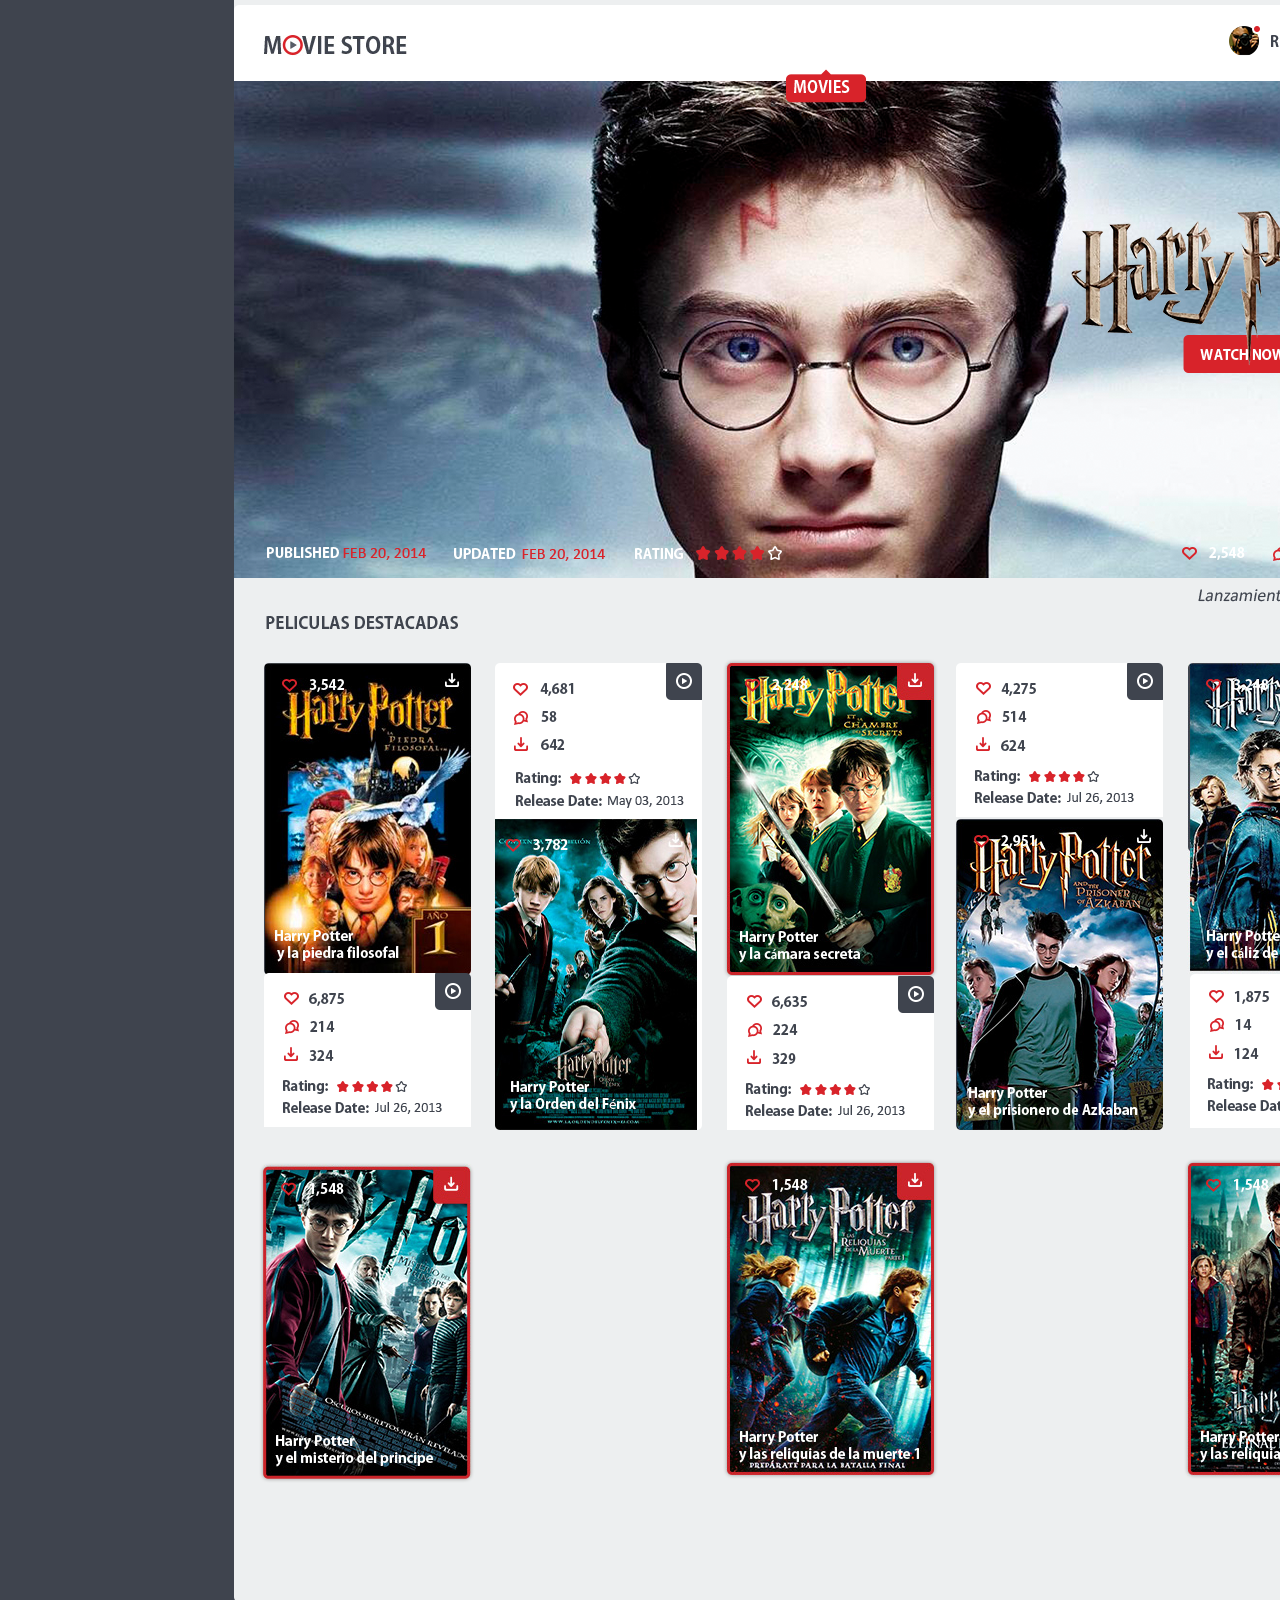
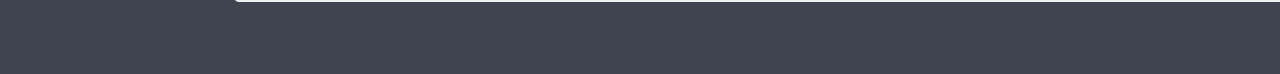
<file: index.html>
<html>
<head>
<link href="estilo.css" rel="stylesheet" type="text/css">
<script type="text/javascript">
function MM_swapImgRestore() { //v3.0
  var i,x,a=document.MM_sr; for(i=0;a&&i<a.length&&(x=a[i])&&x.oSrc;i++) x.src=x.oSrc;
}
function MM_preloadImages() { //v3.0
  var d=document; if(d.images){ if(!d.MM_p) d.MM_p=new Array();
    var i,j=d.MM_p.length,a=MM_preloadImages.arguments; for(i=0; i<a.length; i++)
    if (a[i].indexOf("#")!=0){ d.MM_p[j]=new Image; d.MM_p[j++].src=a[i];}}
}

function MM_findObj(n, d) { //v4.01
  var p,i,x;  if(!d) d=document; if((p=n.indexOf("?"))>0&&parent.frames.length) {
    d=parent.frames[n.substring(p+1)].document; n=n.substring(0,p);}
  if(!(x=d[n])&&d.all) x=d.all[n]; for (i=0;!x&&i<d.forms.length;i++) x=d.forms[i][n];
  for(i=0;!x&&d.layers&&i<d.layers.length;i++) x=MM_findObj(n,d.layers[i].document);
  if(!x && d.getElementById) x=d.getElementById(n); return x;
}

function MM_swapImage() { //v3.0
  var i,j=0,x,a=MM_swapImage.arguments; document.MM_sr=new Array; for(i=0;i<(a.length-2);i+=3)
   if ((x=MM_findObj(a[i]))!=null){document.MM_sr[j++]=x; if(!x.oSrc) x.oSrc=x.src; x.src=a[i+2];}
}
</script>
</head>
<body bgcolor="#FFFFFF" leftmargin="0" topmargin="0" marginwidth="0" marginheight="0" onLoad="MM_preloadImages('images/index_07a.jpg','images/index_11a.jpg','images/index_21a.jpg','images/index_13a.jpg','images/index_15a.jpg','images/index_18a.jpg','images/index_30a.jpg','images/index_28a.jpg','images/index_31a.jpg','images/index_03a.jpg')">
<!-- Save for Web Slices (movie_store.psd) -->
<table id="Tabla_01" width="1683" height="1674" border="0" cellpadding="0" cellspacing="0">
	<tr>
		<td colspan="14">
			<img src="images/index_01.png" width="1682" height="35" alt=""></td>
		<td>
			<img src="images/espacio.gif" width="1" height="35" alt=""></td>
	</tr>
	<tr>
		<td colspan="2" rowspan="2">
			<img src="images/index_02.png" width="264" height="47" alt=""></td>
		<td><a href="index.html" onMouseOut="MM_swapImgRestore()" onMouseOver="MM_swapImage('Image8','','images/index_03a.jpg',1)"><img src="images/index_03.jpg" alt="" width="207" height="21" id="Image8"></a><a href="index.html"></a></td>
		<td colspan="11" rowspan="2">
			<img src="images/index_04.png" width="1211" height="47" alt=""></td>
		<td>
			<img src="images/espacio.gif" width="1" height="21" alt=""></td>
	</tr>
	<tr>
		<td>
			<img src="images/index_05.png" width="207" height="26" alt=""></td>
		<td>
			<img src="images/espacio.gif" width="1" height="26" alt=""></td>
	</tr>
	<tr>
		<td rowspan="12">
			<img src="images/index_06.png" width="234" height="1592" alt=""></td>
		<td colspan="12">
			<a href="https://www.youtube.com/watch?v=9hXH0Ackz6w" target="new" onMouseOver="MM_swapImage('Image51','','images/index_07a.jpg',1)" onMouseOut="MM_swapImgRestore()"><img src="images/index_07.png" alt="" width="1194" height="496" id="Image51"></a></td>
		<td rowspan="12">
			<img src="images/index_08.png" width="254" height="1592" alt=""></td>
		<td>
			<img src="images/espacio.gif" width="1" height="496" alt=""></td>
	</tr>
	<tr>
		<td colspan="12">
			<img src="images/index_09.png" width="1194" height="84" alt=""></td>
		<td>
			<img src="images/espacio.gif" width="1" height="84" alt=""></td>
	</tr>
	<tr>
		<td rowspan="10">
			<img src="images/index_10.png" width="30" height="1012" alt=""></td>
		<td rowspan="3"><a href="pelicula1.html" onMouseOut="MM_swapImgRestore()" onMouseOver="MM_swapImage('Image49','','images/index_11a.jpg',1)"><img src="images/index_11.jpg" alt="" width="207" height="311" id="Image49"></a><a href="pelicula1.html"></a><a href="pelicula1.html" onMouseOut="MM_swapImgRestore()" onMouseOver="MM_swapImage('Image49','','images/index_11a.jpg',1)"></a></td>
		<td colspan="3" rowspan="2">
			<img src="images/index_12.png" width="255" height="158" alt=""></td>
		<td colspan="2" rowspan="3"><a href="pelicula2.html" onMouseOut="MM_swapImgRestore()" onMouseOver="MM_swapImage('Image2','','images/index_13a.jpg',1)"><img src="images/index_13.jpg" alt="" width="208" height="311" id="Image2"></a></td>
		<td colspan="3">
			<img src="images/index_14.png" width="253" height="157" alt=""></td>
		<td rowspan="4"><a href="pelicula5.html" onMouseOut="MM_swapImgRestore()" onMouseOver="MM_swapImage('Image3','','images/index_15a.jpg',1)"><img src="images/index_15.jpg" alt="" width="208" height="312" id="Image3"></a></td>
		<td rowspan="10">
			<img src="images/index_16.png" width="33" height="1012" alt=""></td>
		<td>
			<img src="images/espacio.gif" width="1" height="157" alt=""></td>
	</tr>
	<tr>
		<td rowspan="9">
			<img src="images/index_17.png" width="22" height="855" alt=""></td>
		<td rowspan="4"><a href="pelicula4.html" onMouseOut="MM_swapImgRestore()" onMouseOver="MM_swapImage('Image4','','images/index_18a.jpg',1)"><img src="images/index_18.jpg" alt="" width="207" height="311" id="Image4"></a></td>
		<td rowspan="9">
			<img src="images/index_19.png" width="24" height="855" alt=""></td>
		<td>
			<img src="images/espacio.gif" width="1" height="1" alt=""></td>
	</tr>
	<tr>
		<td rowspan="8">
			<img src="images/index_20.png" width="23" height="854" alt=""></td>
		<td rowspan="3"><a href="pelicula3.html" onMouseOut="MM_swapImgRestore()" onMouseOver="MM_swapImage('Image','','images/index_21a.jpg',1)"><img src="images/index_21.jpg" alt="" width="203" height="310" id="Image"></a></td>
		<td rowspan="8">
			<img src="images/index_22.png" width="29" height="854" alt=""></td>
		<td>
			<img src="images/espacio.gif" width="1" height="153" alt=""></td>
	</tr>
	<tr>
		<td rowspan="4">
			<img src="images/index_23.png" width="207" height="191" alt=""></td>
		<td colspan="2" rowspan="3">
			<img src="images/index_24.png" width="208" height="190" alt=""></td>
		<td>
			<img src="images/espacio.gif" width="1" height="1" alt=""></td>
	</tr>
	<tr>
		<td rowspan="3">
			<img src="images/index_25.png" width="208" height="190" alt=""></td>
		<td>
			<img src="images/espacio.gif" width="1" height="156" alt=""></td>
	</tr>
	<tr>
		<td rowspan="5">
			<img src="images/index_26.png" width="203" height="544" alt=""></td>
		<td rowspan="5">
			<img src="images/index_27.png" width="207" height="544" alt=""></td>
		<td>
			<img src="images/espacio.gif" width="1" height="33" alt=""></td>
	</tr>
	<tr>
		<td rowspan="2"><a href="pelicula7.html" onMouseOut="MM_swapImgRestore()" onMouseOver="MM_swapImage('Image6','','images/index_28a.jpg',1)"><img src="images/index_28.jpg" alt="" width="207" height="312" id="Image6"></a></td>
		<td rowspan="4">
			<img src="images/index_29.png" width="1" height="511" alt=""></td>
		<td>
			<img src="images/espacio.gif" width="1" height="1" alt=""></td>
	</tr>
	<tr>
		<td rowspan="2"><a href="pelicula6.html" onMouseOut="MM_swapImgRestore()" onMouseOver="MM_swapImage('Image5','','images/index_30a.jpg',1)"><img src="images/index_30.jpg" alt="" width="207" height="312" id="Image5"></a></td>
		<td rowspan="2"><a href="pelicula8.html" onMouseOut="MM_swapImgRestore()" onMouseOver="MM_swapImage('Image7','','images/index_31a.jpg',1)"><img src="images/index_31.jpg" alt="" width="208" height="312" id="Image7"></a></td>
		<td>
			<img src="images/espacio.gif" width="1" height="311" alt=""></td>
	</tr>
	<tr>
		<td rowspan="2">
			<img src="images/index_32.png" width="207" height="199" alt=""></td>
		<td>
			<img src="images/espacio.gif" width="1" height="1" alt=""></td>
	</tr>
	<tr>
		<td>
			<img src="images/index_33.png" width="207" height="198" alt=""></td>
		<td>
			<img src="images/index_34.png" width="208" height="198" alt=""></td>
		<td>
			<img src="images/espacio.gif" width="1" height="198" alt=""></td>
	</tr>
</table>
<a href="#" onMouseOut="MM_swapImgRestore()" onMouseOver="MM_swapImage('Image50','','images/index_07a.jpg',1)"></a>
<!-- End Save for Web Slices -->
</body>
</html>
</file>
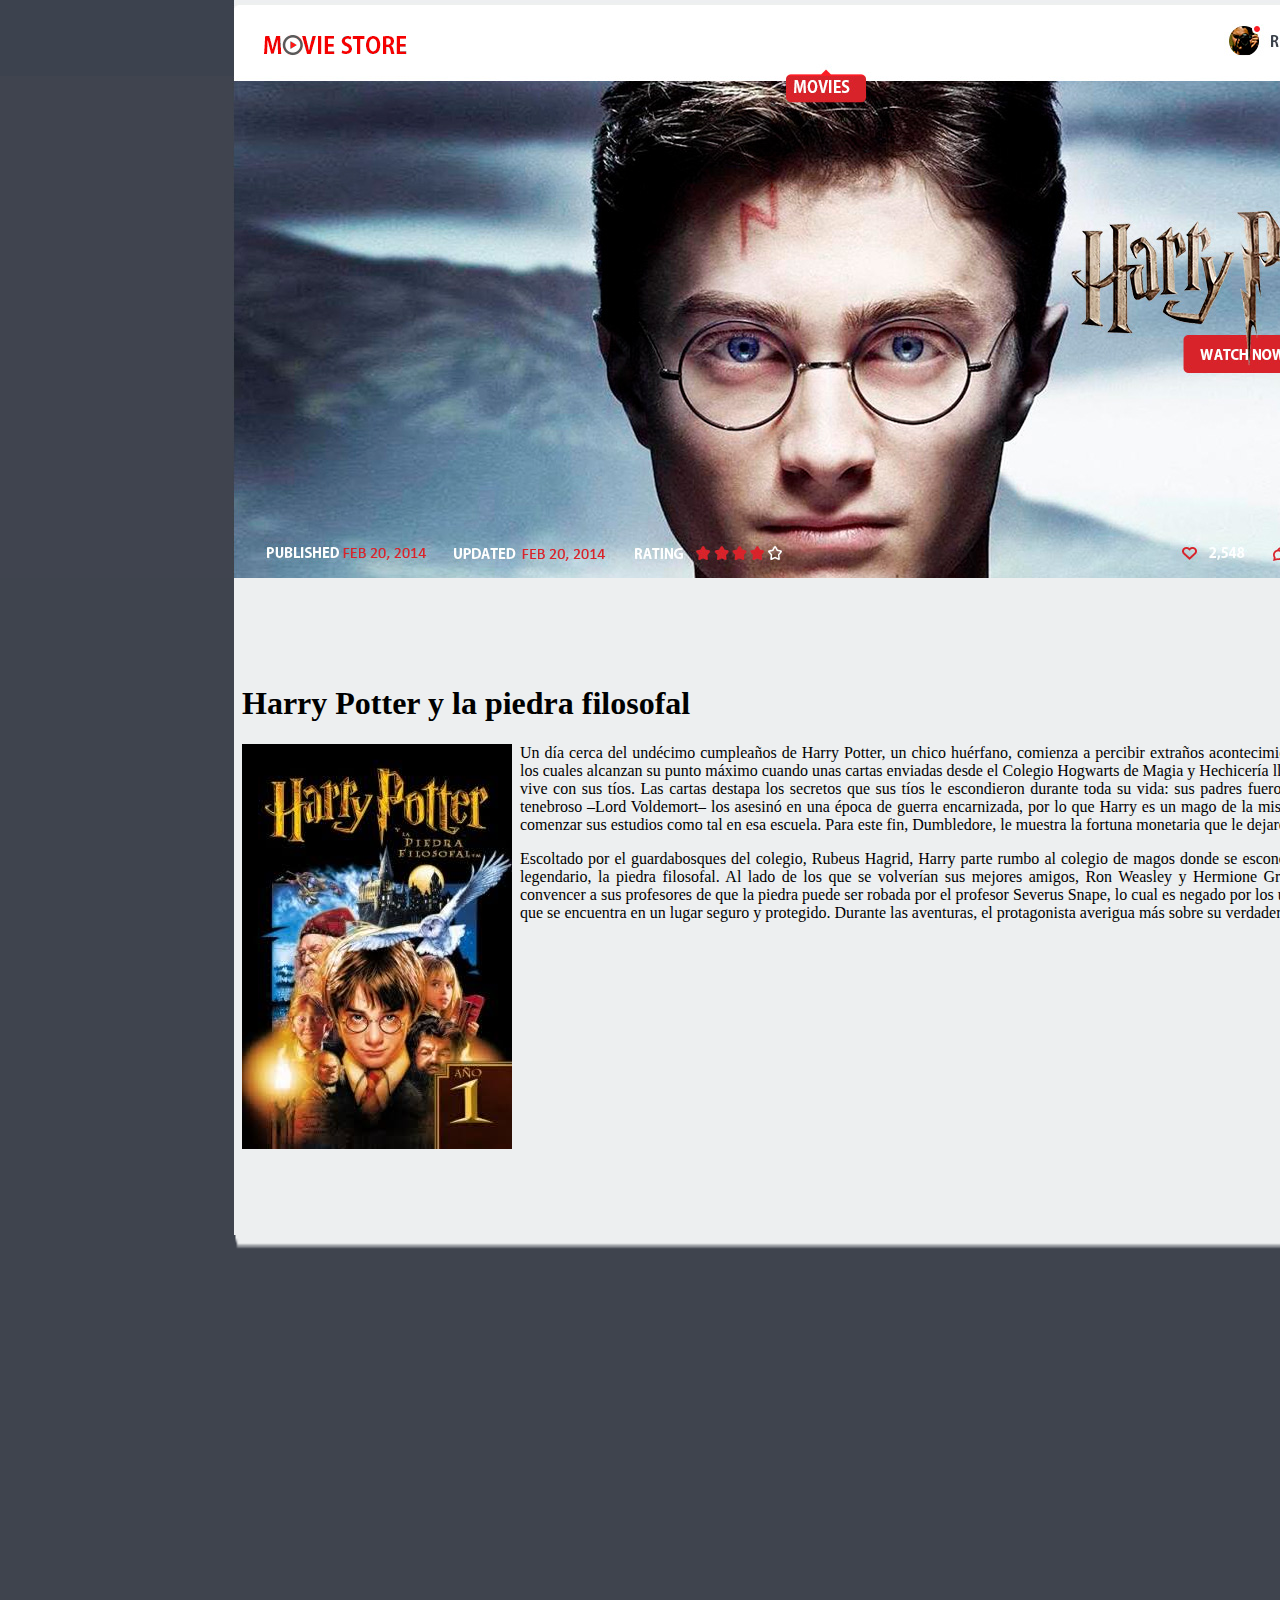
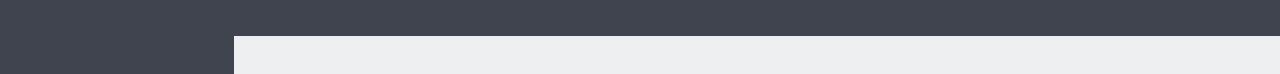
<file: pelicula1.html>
<html>
<head>
<meta http-equiv="Content-Type" content="text/html; charset=utf-8">
<link href="estilo.css" rel="stylesheet" type="text/css">
<script type="text/javascript">
function MM_swapImgRestore() { //v3.0
  var i,x,a=document.MM_sr; for(i=0;a&&i<a.length&&(x=a[i])&&x.oSrc;i++) x.src=x.oSrc;
}
function MM_preloadImages() { //v3.0
  var d=document; if(d.images){ if(!d.MM_p) d.MM_p=new Array();
    var i,j=d.MM_p.length,a=MM_preloadImages.arguments; for(i=0; i<a.length; i++)
    if (a[i].indexOf("#")!=0){ d.MM_p[j]=new Image; d.MM_p[j++].src=a[i];}}
}

function MM_findObj(n, d) { //v4.01
  var p,i,x;  if(!d) d=document; if((p=n.indexOf("?"))>0&&parent.frames.length) {
    d=parent.frames[n.substring(p+1)].document; n=n.substring(0,p);}
  if(!(x=d[n])&&d.all) x=d.all[n]; for (i=0;!x&&i<d.forms.length;i++) x=d.forms[i][n];
  for(i=0;!x&&d.layers&&i<d.layers.length;i++) x=MM_findObj(n,d.layers[i].document);
  if(!x && d.getElementById) x=d.getElementById(n); return x;
}

function MM_swapImage() { //v3.0
  var i,j=0,x,a=MM_swapImage.arguments; document.MM_sr=new Array; for(i=0;i<(a.length-2);i+=3)
   if ((x=MM_findObj(a[i]))!=null){document.MM_sr[j++]=x; if(!x.oSrc) x.oSrc=x.src; x.src=a[i+2];}
}
</script>
</head>
<body bgcolor="#3f444e" leftmargin="0" topmargin="0" marginwidth="0" marginheight="0" onLoad="MM_preloadImages('images/pelicula12_02a.png','images/pelicula12_01a.png')">
<!-- Save for Web Slices (movie_store.psd) -->
<table id="Tabla_01" width="1682" height="1674" border="0" cellpadding="0" cellspacing="0">
	<tr>
		<td colspan="3"><a href="index.html" onMouseOut="MM_swapImgRestore()" onMouseOver="MM_swapImage('Image','','images/pelicula12_01a.png',1)"><img src="images/pelicula12_01.jpg" alt="" width="1682" height="76" id="Image"></a></td>
	</tr>
	<tr>
		<td colspan="3"><a href="https://www.youtube.com/watch?v=9hXH0Ackz6w" target="new" onMouseOver="MM_swapImage('Image6','','images/pelicula12_02a.png',1)" onMouseOut="MM_swapImgRestore()"><img src="images/pelicula12_02.jpg" alt="" width="1682" height="502" id="Image6"></a></td>
	</tr>
	<tr>
		<td rowspan="2">
			<img src="images/pelicula12_03.png" width="234" height="1096" alt=""></td>
		<td bgcolor="#FFFFFF"><h1>&nbsp;</h1>
		  <h1>Harry Potter y la piedra filosofal</h1>
<p><img src="images/1.jpg" width="270" height="405" alt=""/> </p>
<p>Un día cerca del undécimo cumpleaños de Harry Potter, un chico huérfano, comienza a percibir extraños acontecimientos a su alrededor, los cuales alcanzan su punto máximo cuando unas cartas enviadas desde el Colegio Hogwarts de Magia y Hechicería llegan a la casa donde vive con sus tíos. Las cartas destapa los secretos que sus tíos le escondieron durante toda su vida: sus padres fueron magos y un mago tenebroso –Lord Voldemort– los asesinó en una época de guerra encarnizada, por lo que Harry es un mago de la misma manera y deberá comenzar sus estudios como tal en esa escuela. Para este fin, Dumbledore, le muestra la fortuna monetaria que le dejaron sus padres.</p>
<p>Escoltado por el guardabosques del colegio, Rubeus Hagrid, Harry parte rumbo al colegio de magos donde se esconde un antiguo objeto legendario, la piedra filosofal. Al lado de los que se volverían sus mejores amigos, Ron Weasley y Hermione Granger, Harry intenta convencer a sus profesores de que la piedra puede ser robada por el profesor Severus Snape, lo cual es negado por los últimos pues afirman que se encuentra en un lugar seguro y protegido. Durante las aventuras, el protagonista averigua más sobre su verdadero pasado.</p>
	    </td>
<td rowspan="2">
	<img src="images/pelicula12_05.png" width="254" height="1096" alt=""></td>
</tr>
<tr>
 <td>
<img src="images/pelicula12_06.png" width="1194" height="401" alt="">
 </td>
</tr>
</table>
<!-- End Save for Web Slices -->
</body>
</html>
</file>
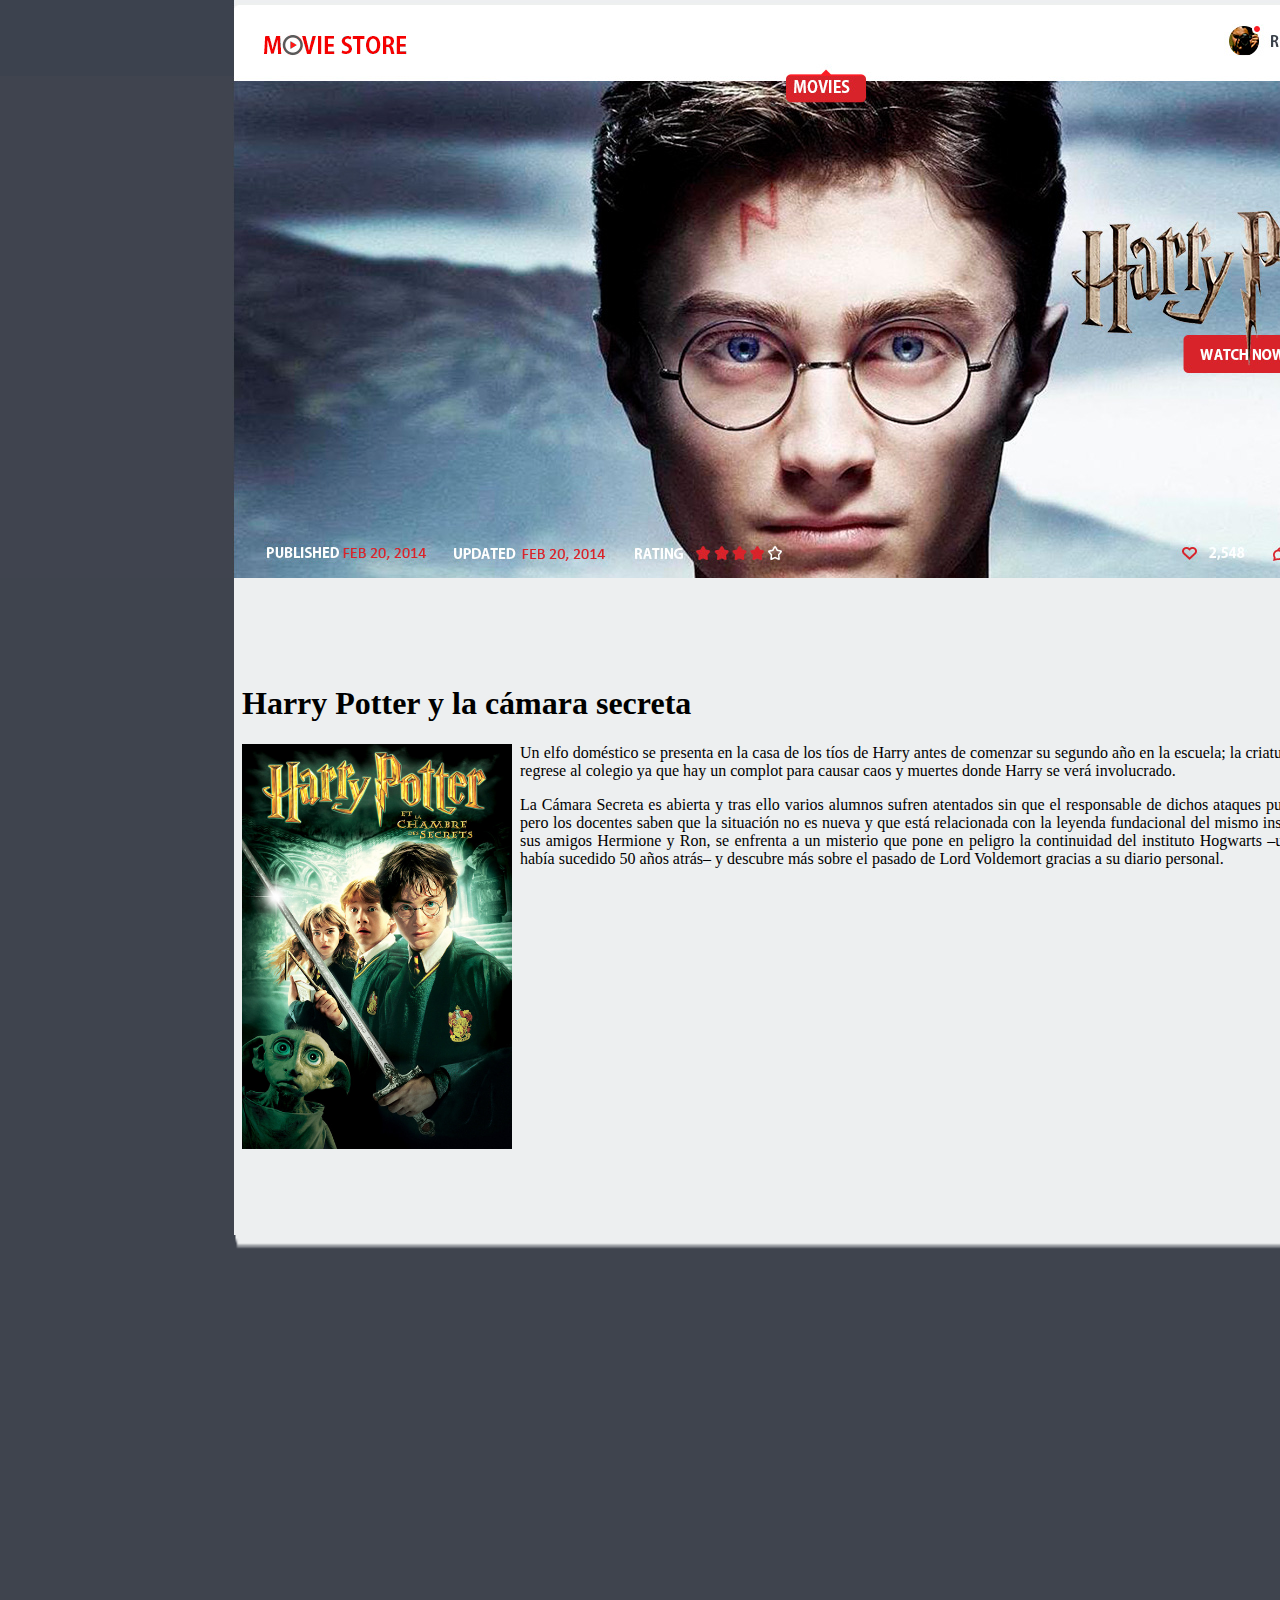
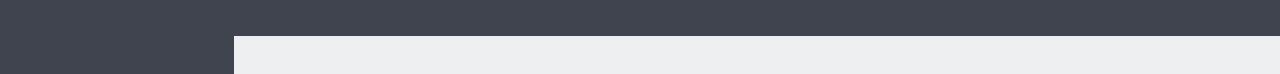
<file: pelicula2.html>
<html>
<head>
<meta http-equiv="Content-Type" content="text/html; charset=utf-8">
<link href="estilo.css" rel="stylesheet" type="text/css">
<script type="text/javascript">
function MM_swapImgRestore() { //v3.0
  var i,x,a=document.MM_sr; for(i=0;a&&i<a.length&&(x=a[i])&&x.oSrc;i++) x.src=x.oSrc;
}
function MM_preloadImages() { //v3.0
  var d=document; if(d.images){ if(!d.MM_p) d.MM_p=new Array();
    var i,j=d.MM_p.length,a=MM_preloadImages.arguments; for(i=0; i<a.length; i++)
    if (a[i].indexOf("#")!=0){ d.MM_p[j]=new Image; d.MM_p[j++].src=a[i];}}
}

function MM_findObj(n, d) { //v4.01
  var p,i,x;  if(!d) d=document; if((p=n.indexOf("?"))>0&&parent.frames.length) {
    d=parent.frames[n.substring(p+1)].document; n=n.substring(0,p);}
  if(!(x=d[n])&&d.all) x=d.all[n]; for (i=0;!x&&i<d.forms.length;i++) x=d.forms[i][n];
  for(i=0;!x&&d.layers&&i<d.layers.length;i++) x=MM_findObj(n,d.layers[i].document);
  if(!x && d.getElementById) x=d.getElementById(n); return x;
}

function MM_swapImage() { //v3.0
  var i,j=0,x,a=MM_swapImage.arguments; document.MM_sr=new Array; for(i=0;i<(a.length-2);i+=3)
   if ((x=MM_findObj(a[i]))!=null){document.MM_sr[j++]=x; if(!x.oSrc) x.oSrc=x.src; x.src=a[i+2];}
}
</script>
</head>
<body bgcolor="#3f444e" leftmargin="0" topmargin="0" marginwidth="0" marginheight="0" onLoad="MM_preloadImages('images/pelicula12_02a.png','images/pelicula12_01a.png')">
<!-- Save for Web Slices (movie_store.psd) -->
<table id="Tabla_01" width="1682" height="1674" border="0" cellpadding="0" cellspacing="0">
	<tr>
		<td colspan="3"><a href="index.html" onMouseOut="MM_swapImgRestore()" onMouseOver="MM_swapImage('Image','','images/pelicula12_01a.png',1)"><img src="images/pelicula12_01.jpg" alt="" width="1682" height="76" id="Image"></a></td>
	</tr>
	<tr>
		<td colspan="3"><a href="https://www.youtube.com/watch?v=9hXH0Ackz6w" target="new" onMouseOver="MM_swapImage('Image6','','images/pelicula12_02a.png',1)" onMouseOut="MM_swapImgRestore()"><img src="images/pelicula12_02.jpg" alt="" width="1682" height="502" id="Image6"></a></td>
	</tr>
	<tr>
		<td rowspan="2">
			<img src="images/pelicula12_03.png" width="234" height="1096" alt=""></td>
		<td bgcolor="#FFFFFF"><h1>&nbsp;</h1>
		  <h1>Harry Potter y la cámara secreta</h1>
  <p><img src="images/2.jpg" width="270" height="405" alt=""/>Un elfo doméstico se presenta en la casa de los tíos de Harry antes de comenzar su segundo año en la escuela; la criatura le advierte que no regrese al colegio ya que hay un complot para causar caos y muertes donde Harry se verá involucrado.</p>
<p>La Cámara Secreta es abierta y tras ello varios alumnos sufren atentados sin que el responsable de dichos ataques pueda ser identificado, pero los docentes saben que la situación no es nueva y que está relacionada con la leyenda fundacional del mismo instituto. Harry, junto a sus amigos Hermione y Ron, se enfrenta a un misterio que pone en peligro la continuidad del instituto Hogwarts –un hecho similar que había sucedido 50 años atrás– y descubre más sobre el pasado de Lord Voldemort gracias a su diario personal.</p>
	    </td>
<td rowspan="2">
	<img src="images/pelicula12_05.png" width="254" height="1096" alt=""></td>
</tr>
<tr>
 <td>
<img src="images/pelicula12_06.png" width="1194" height="401" alt="">
 </td>
</tr>
</table>
<!-- End Save for Web Slices -->
</body>
</html>
</file>
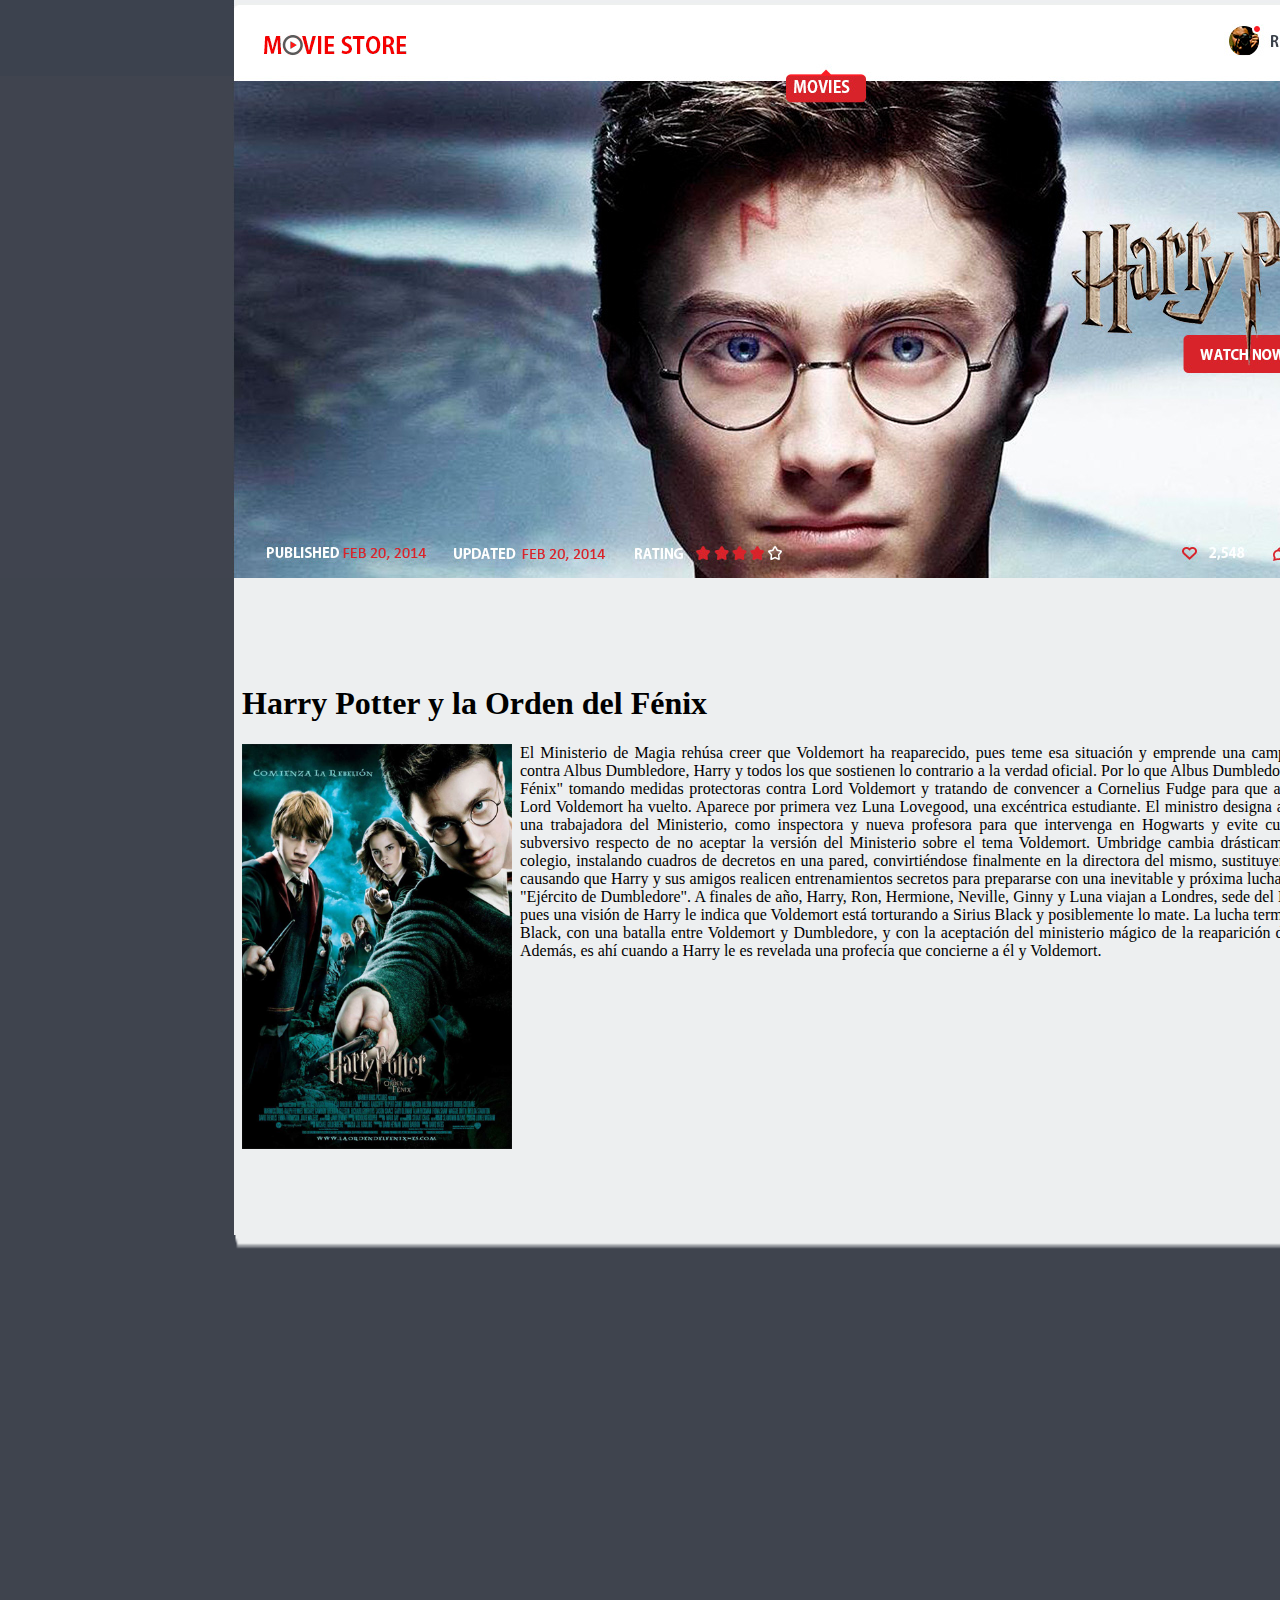
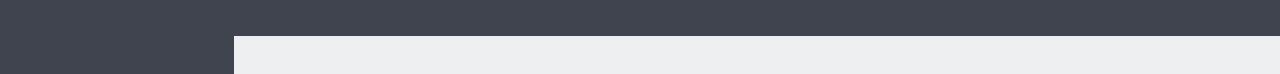
<file: pelicula3.html>
<html>
<head>
<meta http-equiv="Content-Type" content="text/html; charset=utf-8">
<link href="estilo.css" rel="stylesheet" type="text/css">
<script type="text/javascript">
function MM_swapImgRestore() { //v3.0
  var i,x,a=document.MM_sr; for(i=0;a&&i<a.length&&(x=a[i])&&x.oSrc;i++) x.src=x.oSrc;
}
function MM_preloadImages() { //v3.0
  var d=document; if(d.images){ if(!d.MM_p) d.MM_p=new Array();
    var i,j=d.MM_p.length,a=MM_preloadImages.arguments; for(i=0; i<a.length; i++)
    if (a[i].indexOf("#")!=0){ d.MM_p[j]=new Image; d.MM_p[j++].src=a[i];}}
}

function MM_findObj(n, d) { //v4.01
  var p,i,x;  if(!d) d=document; if((p=n.indexOf("?"))>0&&parent.frames.length) {
    d=parent.frames[n.substring(p+1)].document; n=n.substring(0,p);}
  if(!(x=d[n])&&d.all) x=d.all[n]; for (i=0;!x&&i<d.forms.length;i++) x=d.forms[i][n];
  for(i=0;!x&&d.layers&&i<d.layers.length;i++) x=MM_findObj(n,d.layers[i].document);
  if(!x && d.getElementById) x=d.getElementById(n); return x;
}

function MM_swapImage() { //v3.0
  var i,j=0,x,a=MM_swapImage.arguments; document.MM_sr=new Array; for(i=0;i<(a.length-2);i+=3)
   if ((x=MM_findObj(a[i]))!=null){document.MM_sr[j++]=x; if(!x.oSrc) x.oSrc=x.src; x.src=a[i+2];}
}
</script>
</head>
<body bgcolor="#3f444e" leftmargin="0" topmargin="0" marginwidth="0" marginheight="0" onLoad="MM_preloadImages('images/pelicula12_02a.png','images/pelicula12_01a.png')">
<!-- Save for Web Slices (movie_store.psd) -->
<table id="Tabla_01" width="1682" height="1674" border="0" cellpadding="0" cellspacing="0">
	<tr>
		<td colspan="3"><a href="index.html" onMouseOut="MM_swapImgRestore()" onMouseOver="MM_swapImage('Image','','images/pelicula12_01a.png',1)"><img src="images/pelicula12_01.jpg" alt="" width="1682" height="76" id="Image"></a></td>
	</tr>
	<tr>
		<td colspan="3"><a href="https://www.youtube.com/watch?v=9hXH0Ackz6w" target="new" onMouseOver="MM_swapImage('Image6','','images/pelicula12_02a.png',1)" onMouseOut="MM_swapImgRestore()"><img src="images/pelicula12_02.jpg" alt="" width="1682" height="502" id="Image6"></a></td>
	</tr>
	<tr>
		<td rowspan="2"><img src="images/pelicula12_03.png" width="234" height="1096" alt=""></td>
		<td bgcolor="#FFFFFF"><h1>&nbsp;</h1>
		 <h1>Harry Potter y la Orden del Fénix</h1>
 <p><img src="images/4.jpg" width="270" height="405" alt=""/>
  El Ministerio de Magia rehúsa creer que Voldemort ha reaparecido, pues teme esa situación y emprende una campaña de desprestigio contra Albus Dumbledore, Harry y todos los que sostienen lo contrario a la verdad oficial. Por lo que Albus Dumbledore crea la "Orden del Fénix" tomando medidas protectoras contra Lord Voldemort y tratando de convencer a Cornelius Fudge para que acepte verdad de que Lord Voldemort ha vuelto.
    
    Aparece por primera vez Luna Lovegood, una excéntrica estudiante. El ministro designa a Dolores Umbridge, una trabajadora del Ministerio, como inspectora y nueva profesora para que intervenga en Hogwarts y evite cualquier pensamiento subversivo respecto de no aceptar la versión del Ministerio sobre el tema Voldemort.
    
    Umbridge cambia drásticamente las normas del colegio, instalando cuadros de decretos en una pared, convirtiéndose finalmente en la directora del mismo, sustituyendo a Dumbledore y causando que Harry y sus amigos realicen entrenamientos secretos para prepararse con una inevitable y próxima lucha, llamando al equipo "Ejército de Dumbledore". A finales de año, Harry, Ron, Hermione, Neville, Ginny y Luna viajan a Londres, sede del Ministerio de Magia, pues una visión de Harry le indica que Voldemort está torturando a Sirius Black y posiblemente lo mate. La lucha termina con la muerte de Black, con una batalla entre Voldemort y Dumbledore, y con la aceptación del ministerio mágico de la reaparición del Señor Tenebroso. Además, es ahí cuando a Harry le es revelada una profecía que concierne a él y Voldemort.</p>
	    </td>
<td rowspan="2">
	<img src="images/pelicula12_05.png" width="254" height="1096" alt=""></td>
</tr>
<tr>
 <td>
<img src="images/pelicula12_06.png" width="1194" height="401" alt="">
 </td>
</tr>
</table>
<!-- End Save for Web Slices -->
</body>
</html>
</file>
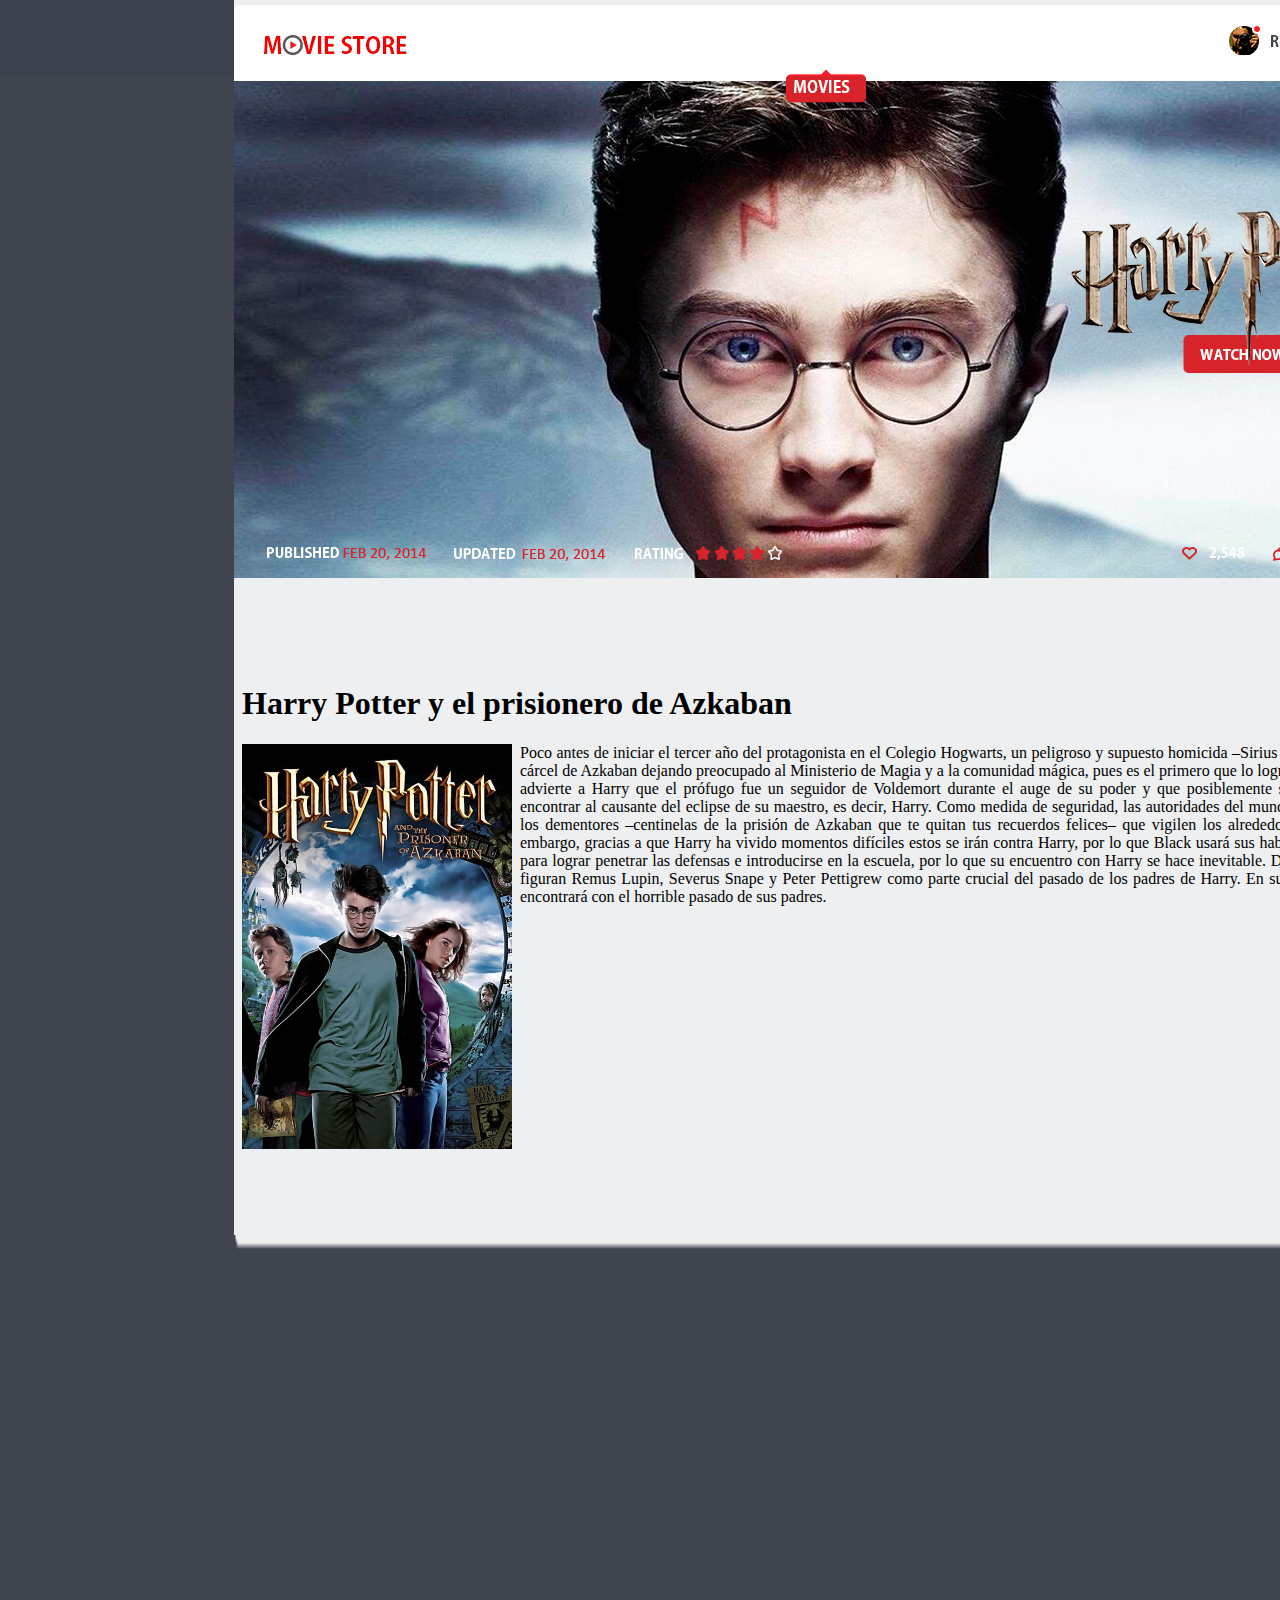
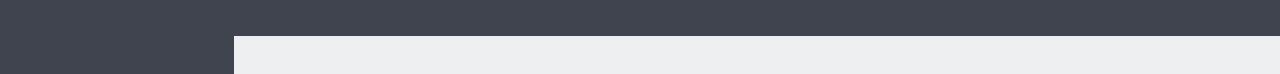
<file: pelicula4.html>
<html>
<head>
<meta http-equiv="Content-Type" content="text/html; charset=utf-8">
<link href="estilo.css" rel="stylesheet" type="text/css">
<script type="text/javascript">
function MM_swapImgRestore() { //v3.0
  var i,x,a=document.MM_sr; for(i=0;a&&i<a.length&&(x=a[i])&&x.oSrc;i++) x.src=x.oSrc;
}
function MM_preloadImages() { //v3.0
  var d=document; if(d.images){ if(!d.MM_p) d.MM_p=new Array();
    var i,j=d.MM_p.length,a=MM_preloadImages.arguments; for(i=0; i<a.length; i++)
    if (a[i].indexOf("#")!=0){ d.MM_p[j]=new Image; d.MM_p[j++].src=a[i];}}
}

function MM_findObj(n, d) { //v4.01
  var p,i,x;  if(!d) d=document; if((p=n.indexOf("?"))>0&&parent.frames.length) {
    d=parent.frames[n.substring(p+1)].document; n=n.substring(0,p);}
  if(!(x=d[n])&&d.all) x=d.all[n]; for (i=0;!x&&i<d.forms.length;i++) x=d.forms[i][n];
  for(i=0;!x&&d.layers&&i<d.layers.length;i++) x=MM_findObj(n,d.layers[i].document);
  if(!x && d.getElementById) x=d.getElementById(n); return x;
}

function MM_swapImage() { //v3.0
  var i,j=0,x,a=MM_swapImage.arguments; document.MM_sr=new Array; for(i=0;i<(a.length-2);i+=3)
   if ((x=MM_findObj(a[i]))!=null){document.MM_sr[j++]=x; if(!x.oSrc) x.oSrc=x.src; x.src=a[i+2];}
}
</script>
</head>
<body bgcolor="#3f444e" leftmargin="0" topmargin="0" marginwidth="0" marginheight="0" onLoad="MM_preloadImages('images/pelicula12_02a.png','images/pelicula12_01a.png')">
<!-- Save for Web Slices (movie_store.psd) -->
<table id="Tabla_01" width="1682" height="1674" border="0" cellpadding="0" cellspacing="0">
	<tr>
		<td colspan="3"><a href="index.html" onMouseOut="MM_swapImgRestore()" onMouseOver="MM_swapImage('Image','','images/pelicula12_01a.png',1)"><img src="images/pelicula12_01.jpg" alt="" width="1682" height="76" id="Image"></a></td>
	</tr>
	<tr>
		<td colspan="3"><a href="https://www.youtube.com/watch?v=9hXH0Ackz6w" target="new" onMouseOver="MM_swapImage('Image6','','images/pelicula12_02a.png',1)" onMouseOut="MM_swapImgRestore()"><img src="images/pelicula12_02.jpg" alt="" width="1682" height="502" id="Image6"></a></td>
	</tr>
	<tr>
		<td rowspan="2">
			<img src="images/pelicula12_03.png" width="234" height="1096" alt=""></td>
		<td bgcolor="#FFFFFF"><h1>&nbsp;</h1>
		  <h1>Harry Potter y el prisionero de Azkaban</h1>
  <p><img src="images/5.jpg" width="270" height="405" alt=""/>Poco antes de iniciar el tercer año del protagonista en el Colegio Hogwarts, un peligroso y supuesto homicida –Sirius Black– se fuga de la cárcel de Azkaban dejando preocupado al Ministerio de Magia y a la comunidad mágica, pues es el primero que lo logra. Arthur Weasley le advierte a Harry que el prófugo fue un seguidor de Voldemort durante el auge de su poder y que posiblemente se ha escapado para encontrar al causante del eclipse de su maestro, es decir, Harry.
    
    Como medida de seguridad, las autoridades del mundo mágico ordenan a los dementores –centinelas de la prisión de Azkaban que te quitan tus recuerdos felices– que vigilen los alrededores del colegio. Sin embargo, gracias a que Harry ha vivido momentos difíciles estos se irán contra Harry, por lo que Black usará sus habilidades animágicas, para lograr penetrar las defensas e introducirse en la escuela, por lo que su encuentro con Harry se hace inevitable. Durante su encuentro, figuran Remus Lupin, Severus Snape y Peter Pettigrew como parte crucial del pasado de los padres de Harry. En su encuentro Harry se encontrará con el horrible pasado de sus padres.</p>
	    </td>
<td rowspan="2">
	<img src="images/pelicula12_05.png" width="254" height="1096" alt=""></td>
</tr>
<tr>
 <td>
<img src="images/pelicula12_06.png" width="1194" height="401" alt="">
 </td>
</tr>
</table>
<!-- End Save for Web Slices -->
</body>
</html>
</file>
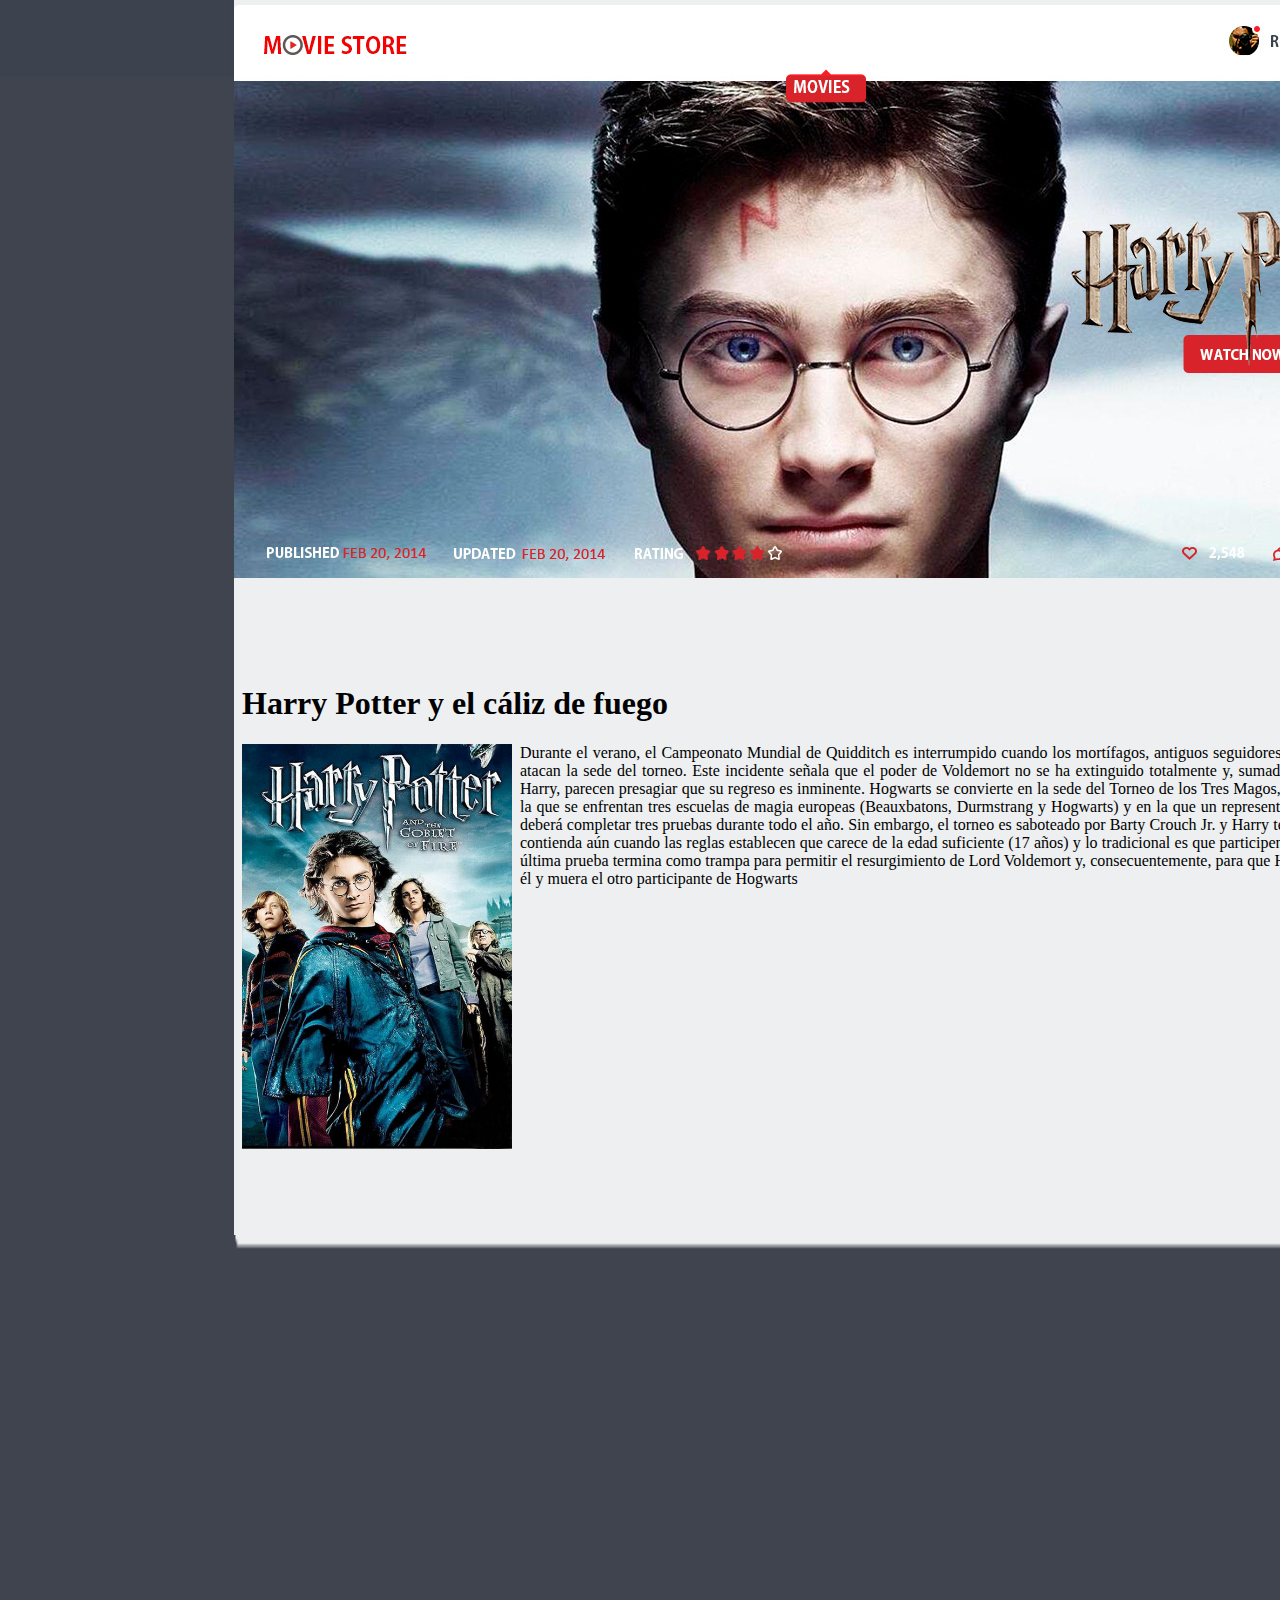
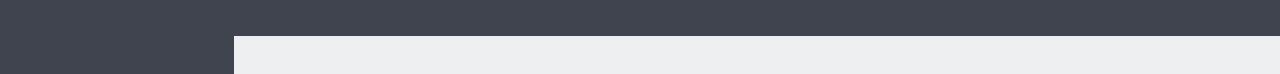
<file: pelicula5.html>
<html>
<head>
<meta http-equiv="Content-Type" content="text/html; charset=utf-8">
<link href="estilo.css" rel="stylesheet" type="text/css">
<script type="text/javascript">
function MM_swapImgRestore() { //v3.0
  var i,x,a=document.MM_sr; for(i=0;a&&i<a.length&&(x=a[i])&&x.oSrc;i++) x.src=x.oSrc;
}
function MM_preloadImages() { //v3.0
  var d=document; if(d.images){ if(!d.MM_p) d.MM_p=new Array();
    var i,j=d.MM_p.length,a=MM_preloadImages.arguments; for(i=0; i<a.length; i++)
    if (a[i].indexOf("#")!=0){ d.MM_p[j]=new Image; d.MM_p[j++].src=a[i];}}
}

function MM_findObj(n, d) { //v4.01
  var p,i,x;  if(!d) d=document; if((p=n.indexOf("?"))>0&&parent.frames.length) {
    d=parent.frames[n.substring(p+1)].document; n=n.substring(0,p);}
  if(!(x=d[n])&&d.all) x=d.all[n]; for (i=0;!x&&i<d.forms.length;i++) x=d.forms[i][n];
  for(i=0;!x&&d.layers&&i<d.layers.length;i++) x=MM_findObj(n,d.layers[i].document);
  if(!x && d.getElementById) x=d.getElementById(n); return x;
}

function MM_swapImage() { //v3.0
  var i,j=0,x,a=MM_swapImage.arguments; document.MM_sr=new Array; for(i=0;i<(a.length-2);i+=3)
   if ((x=MM_findObj(a[i]))!=null){document.MM_sr[j++]=x; if(!x.oSrc) x.oSrc=x.src; x.src=a[i+2];}
}
</script>
</head>
<body bgcolor="#3f444e" leftmargin="0" topmargin="0" marginwidth="0" marginheight="0" onLoad="MM_preloadImages('images/pelicula12_02a.png','images/pelicula12_01a.png')">
<!-- Save for Web Slices (movie_store.psd) -->
<table id="Tabla_01" width="1682" height="1674" border="0" cellpadding="0" cellspacing="0">
	<tr>
		<td colspan="3"><a href="index.html" onMouseOut="MM_swapImgRestore()" onMouseOver="MM_swapImage('Image','','images/pelicula12_01a.png',1)"><img src="images/pelicula12_01.jpg" alt="" width="1682" height="76" id="Image"></a></td>
	</tr>
	<tr>
		<td colspan="3"><a href="https://www.youtube.com/watch?v=9hXH0Ackz6w" target="new" onMouseOver="MM_swapImage('Image6','','images/pelicula12_02a.png',1)" onMouseOut="MM_swapImgRestore()"><img src="images/pelicula12_02.jpg" alt="" width="1682" height="502" id="Image6"></a></td>
	</tr>
	<tr>
		<td rowspan="2">
			<img src="images/pelicula12_03.png" width="234" height="1096" alt=""></td>
		<td bgcolor="#FFFFFF"><h1>&nbsp;</h1>
		 <h1>Harry Potter y el cáliz de fuego</h1>
  <p><img src="images/3.jpg" width="270" height="405" alt=""/>Durante el verano, el Campeonato Mundial de Quidditch es interrumpido cuando los mortífagos, antiguos seguidores de Lord Voldemort, atacan la sede del torneo. Este incidente señala que el poder de Voldemort no se ha extinguido totalmente y, sumado a las pesadillas de Harry, parecen presagiar que su regreso es inminente.
    
    Hogwarts se convierte en la sede del Torneo de los Tres Magos, una competencia en la que se enfrentan tres escuelas de magia europeas (Beauxbatons, Durmstrang y Hogwarts) y en la que un representante de cada escuela deberá completar tres pruebas durante todo el año. Sin embargo, el torneo es saboteado por Barty Crouch Jr. y Harry termina inmerso en la contienda aún cuando las reglas establecen que carece de la edad suficiente (17 años) y lo tradicional es que participen solo tres magos. La última prueba termina como trampa para permitir el resurgimiento de Lord Voldemort y, consecuentemente, para que Harry se enfrente con él y muera el otro participante de Hogwarts</p>
	    </td>
<td rowspan="2">
	<img src="images/pelicula12_05.png" width="254" height="1096" alt=""></td>
</tr>
<tr>
 <td>
<img src="images/pelicula12_06.png" width="1194" height="401" alt="">
 </td>
</tr>
</table>
<!-- End Save for Web Slices -->
</body>
</html>
</file>
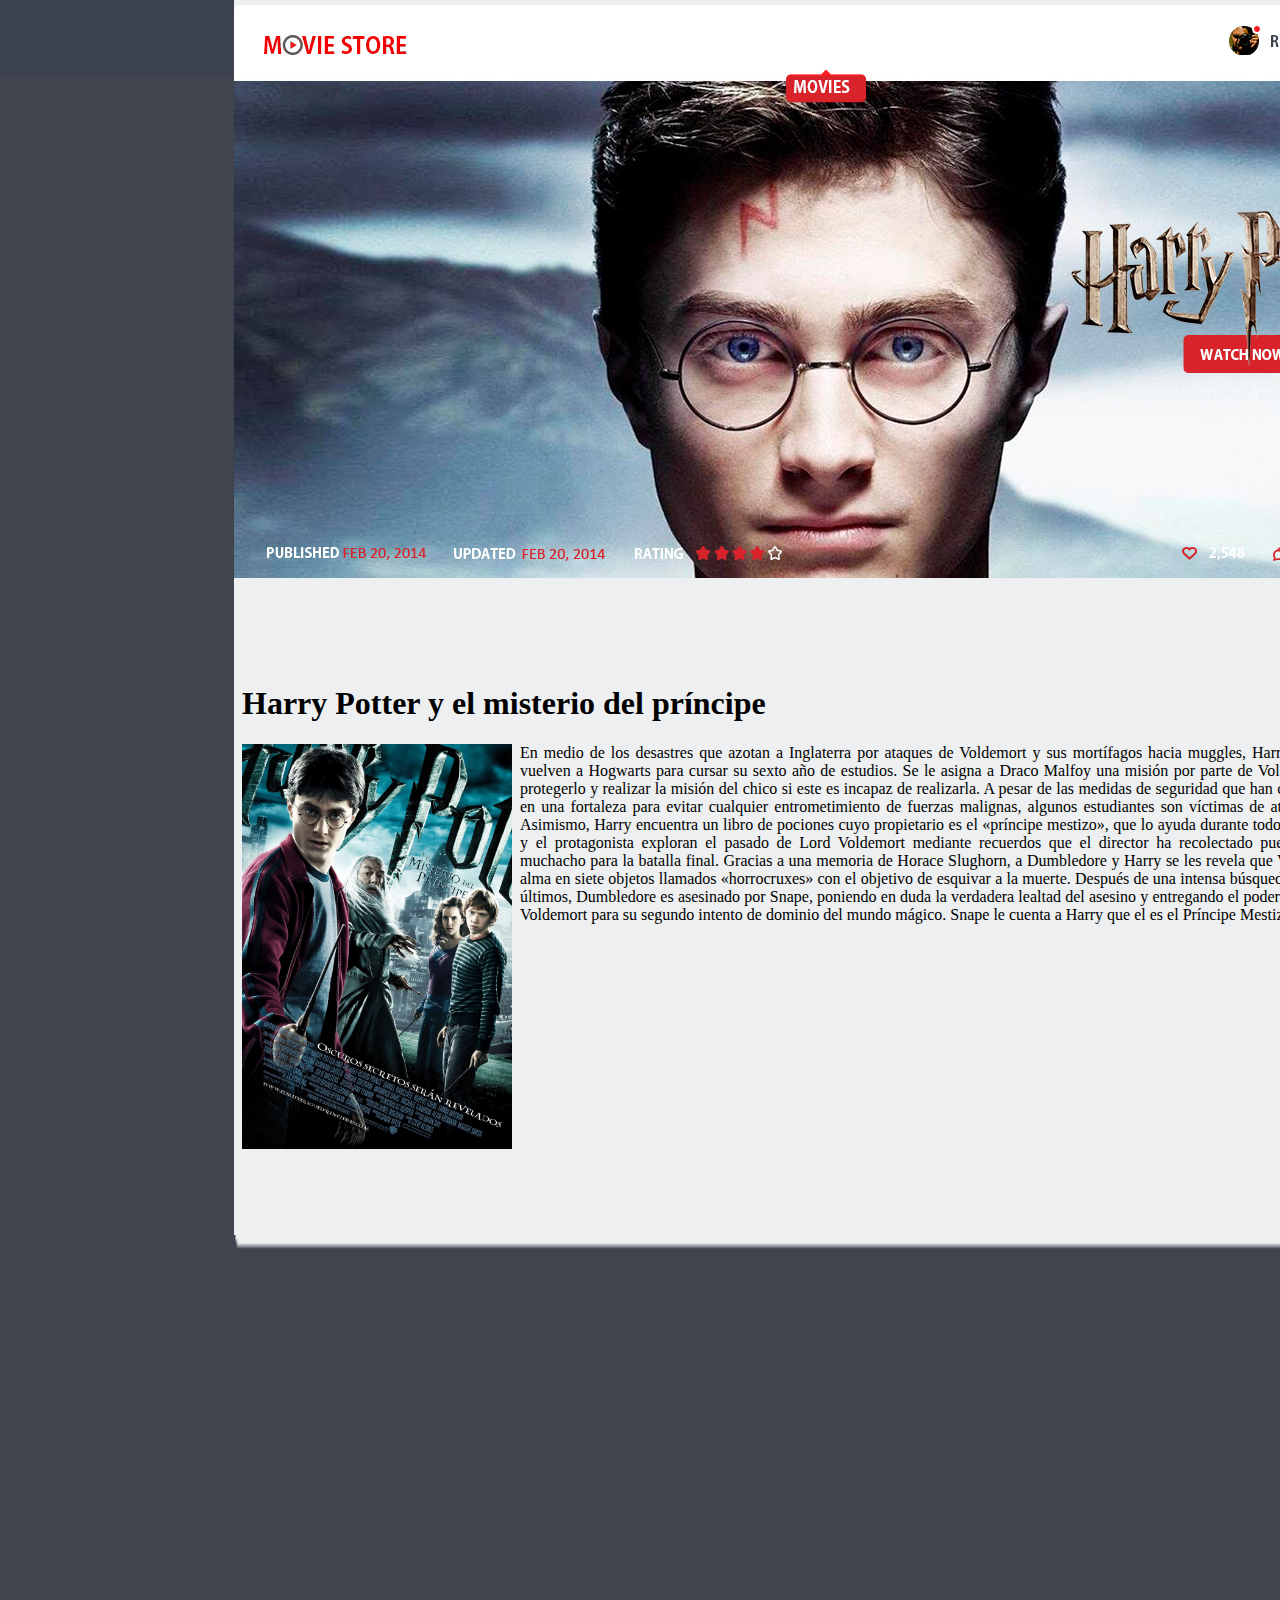
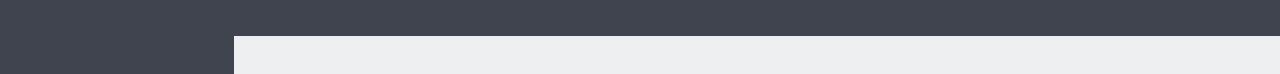
<file: pelicula6.html>
<html>
<head>
<meta http-equiv="Content-Type" content="text/html; charset=utf-8">
<link href="estilo.css" rel="stylesheet" type="text/css">
<script type="text/javascript">
function MM_swapImgRestore() { //v3.0
  var i,x,a=document.MM_sr; for(i=0;a&&i<a.length&&(x=a[i])&&x.oSrc;i++) x.src=x.oSrc;
}
function MM_preloadImages() { //v3.0
  var d=document; if(d.images){ if(!d.MM_p) d.MM_p=new Array();
    var i,j=d.MM_p.length,a=MM_preloadImages.arguments; for(i=0; i<a.length; i++)
    if (a[i].indexOf("#")!=0){ d.MM_p[j]=new Image; d.MM_p[j++].src=a[i];}}
}

function MM_findObj(n, d) { //v4.01
  var p,i,x;  if(!d) d=document; if((p=n.indexOf("?"))>0&&parent.frames.length) {
    d=parent.frames[n.substring(p+1)].document; n=n.substring(0,p);}
  if(!(x=d[n])&&d.all) x=d.all[n]; for (i=0;!x&&i<d.forms.length;i++) x=d.forms[i][n];
  for(i=0;!x&&d.layers&&i<d.layers.length;i++) x=MM_findObj(n,d.layers[i].document);
  if(!x && d.getElementById) x=d.getElementById(n); return x;
}

function MM_swapImage() { //v3.0
  var i,j=0,x,a=MM_swapImage.arguments; document.MM_sr=new Array; for(i=0;i<(a.length-2);i+=3)
   if ((x=MM_findObj(a[i]))!=null){document.MM_sr[j++]=x; if(!x.oSrc) x.oSrc=x.src; x.src=a[i+2];}
}
</script>
</head>
<body bgcolor="#3f444e" leftmargin="0" topmargin="0" marginwidth="0" marginheight="0" onLoad="MM_preloadImages('images/pelicula12_02a.png','images/pelicula12_01a.png')">
<!-- Save for Web Slices (movie_store.psd) -->
<table id="Tabla_01" width="1682" height="1674" border="0" cellpadding="0" cellspacing="0">
	<tr>
		<td colspan="3"><a href="index.html" onMouseOut="MM_swapImgRestore()" onMouseOver="MM_swapImage('Image','','images/pelicula12_01a.png',1)"><img src="images/pelicula12_01.jpg" alt="" width="1682" height="76" id="Image"></a></td>
	</tr>
	<tr>
		<td colspan="3"><a href="https://www.youtube.com/watch?v=9hXH0Ackz6w" target="new" onMouseOver="MM_swapImage('Image6','','images/pelicula12_02a.png',1)" onMouseOut="MM_swapImgRestore()"><img src="images/pelicula12_02.jpg" alt="" width="1682" height="502" id="Image6"></a></td>
	</tr>
	<tr>
		<td rowspan="2">
			<img src="images/pelicula12_03.png" width="234" height="1096" alt=""></td>
		<td bgcolor="#FFFFFF"><h1>&nbsp;</h1>
		 <h1>Harry Potter y el misterio del príncipe</h1>
  <p><img src="images/6.jpg" width="270" height="405" alt=""/>En medio de los desastres que azotan a Inglaterra por ataques de Voldemort y sus mortífagos hacia muggles, Harry y sus compañeros vuelven a Hogwarts para cursar su sexto año de estudios. Se le asigna a Draco Malfoy una misión por parte de Voldemort y Snape jura protegerlo y realizar la misión del chico si este es incapaz de realizarla.
    
    A pesar de las medidas de seguridad que han convertido al colegio en una fortaleza para evitar cualquier entrometimiento de fuerzas malignas, algunos estudiantes son víctimas de ataques inexplicables. Asimismo, Harry encuentra un libro de pociones cuyo propietario es el «príncipe mestizo», que lo ayuda durante todo el año. Dumbledore y el protagonista exploran el pasado de Lord Voldemort mediante recuerdos que el director ha recolectado pues desea preparar al muchacho para la batalla final. Gracias a una memoria de Horace Slughorn, a Dumbledore y Harry se les revela que Voldemort dividió su alma en siete objetos llamados «horrocruxes» con el objetivo de esquivar a la muerte. Después de una intensa búsqueda de alguno de estos últimos, Dumbledore es asesinado por Snape, poniendo en duda la verdadera lealtad del asesino y entregando el poder máximo a manos de Voldemort para su segundo intento de dominio del mundo mágico. Snape le cuenta a Harry que el es el Príncipe Mestizo.</p>
	    </td>
<td rowspan="2">
	<img src="images/pelicula12_05.png" width="254" height="1096" alt=""></td>
</tr>
<tr>
 <td>
<img src="images/pelicula12_06.png" width="1194" height="401" alt="">
 </td>
</tr>
</table>
<!-- End Save for Web Slices -->
</body>
</html>
</file>
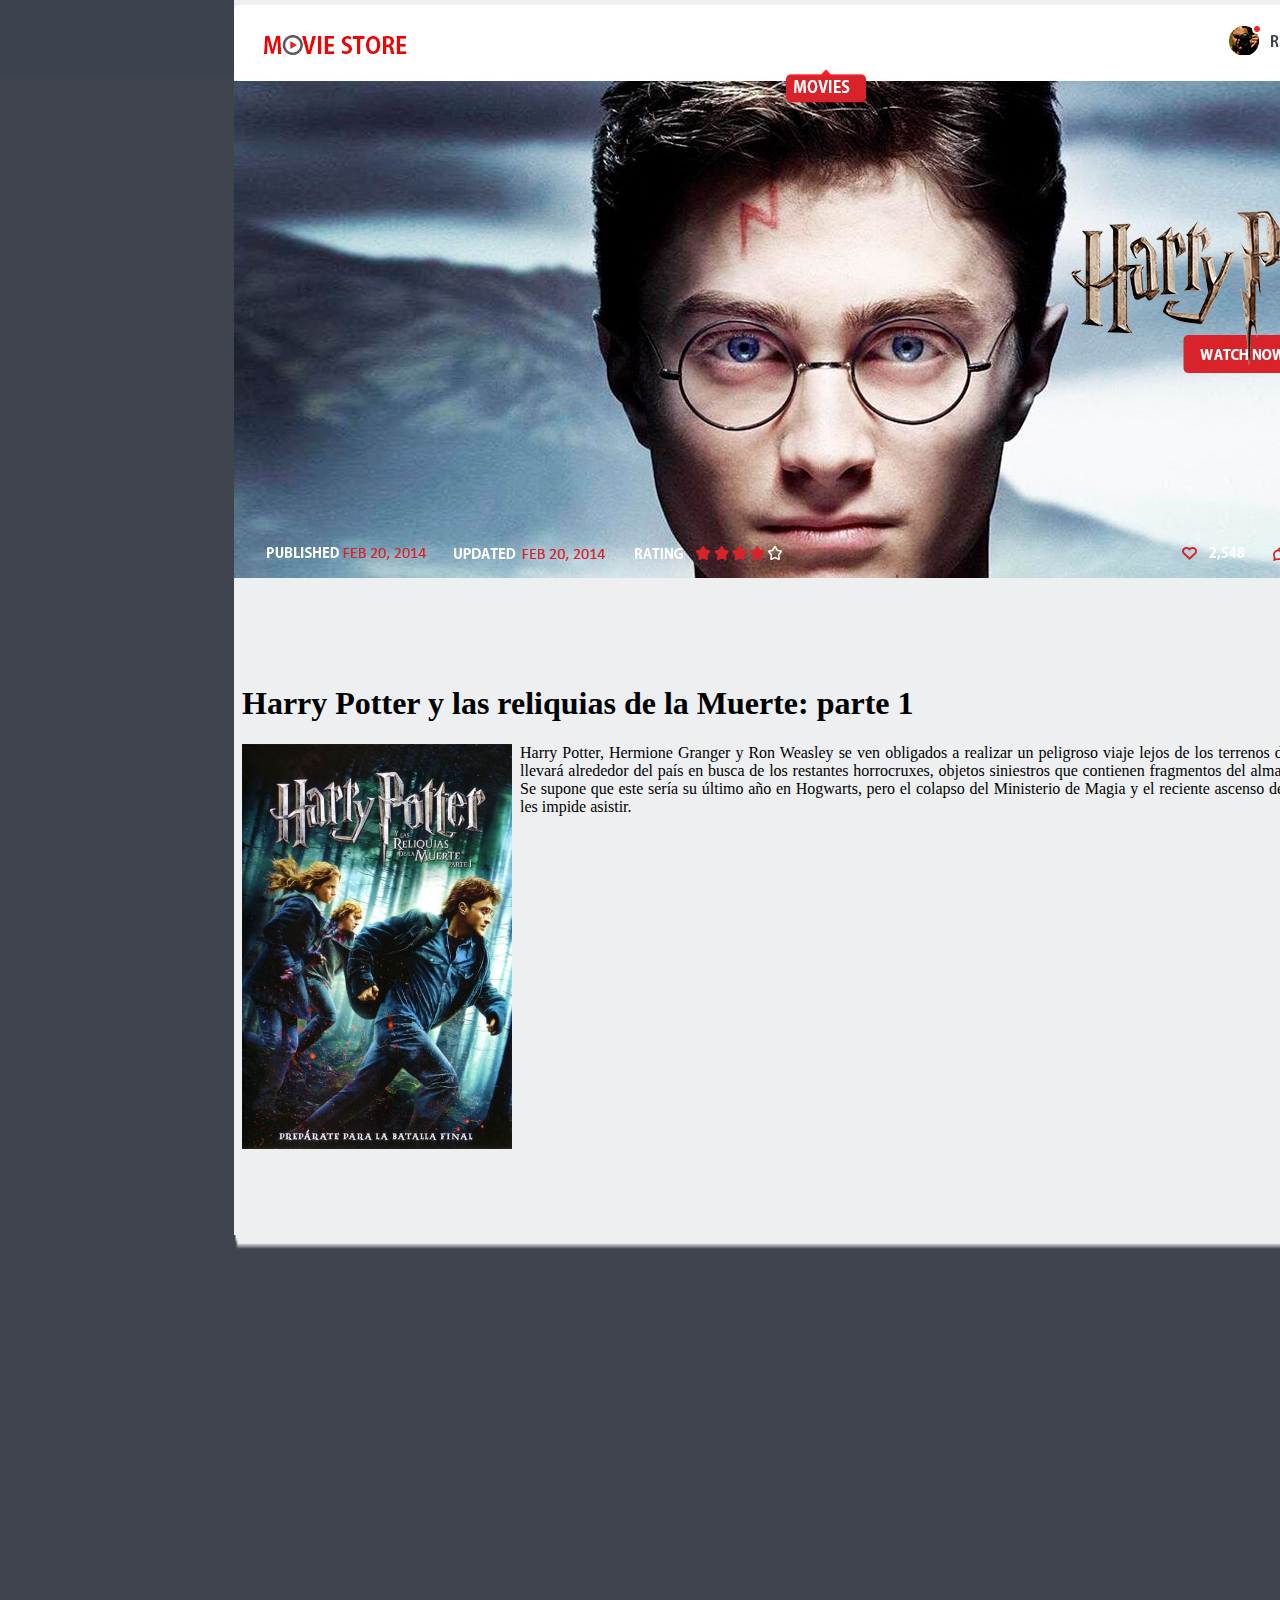
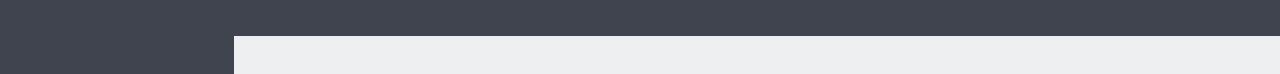
<file: pelicula7.html>
<html>
<head>
<meta http-equiv="Content-Type" content="text/html; charset=utf-8">
<link href="estilo.css" rel="stylesheet" type="text/css">
<script type="text/javascript">
function MM_swapImgRestore() { //v3.0
  var i,x,a=document.MM_sr; for(i=0;a&&i<a.length&&(x=a[i])&&x.oSrc;i++) x.src=x.oSrc;
}
function MM_preloadImages() { //v3.0
  var d=document; if(d.images){ if(!d.MM_p) d.MM_p=new Array();
    var i,j=d.MM_p.length,a=MM_preloadImages.arguments; for(i=0; i<a.length; i++)
    if (a[i].indexOf("#")!=0){ d.MM_p[j]=new Image; d.MM_p[j++].src=a[i];}}
}

function MM_findObj(n, d) { //v4.01
  var p,i,x;  if(!d) d=document; if((p=n.indexOf("?"))>0&&parent.frames.length) {
    d=parent.frames[n.substring(p+1)].document; n=n.substring(0,p);}
  if(!(x=d[n])&&d.all) x=d.all[n]; for (i=0;!x&&i<d.forms.length;i++) x=d.forms[i][n];
  for(i=0;!x&&d.layers&&i<d.layers.length;i++) x=MM_findObj(n,d.layers[i].document);
  if(!x && d.getElementById) x=d.getElementById(n); return x;
}

function MM_swapImage() { //v3.0
  var i,j=0,x,a=MM_swapImage.arguments; document.MM_sr=new Array; for(i=0;i<(a.length-2);i+=3)
   if ((x=MM_findObj(a[i]))!=null){document.MM_sr[j++]=x; if(!x.oSrc) x.oSrc=x.src; x.src=a[i+2];}
}
</script>
</head>
<body bgcolor="#3f444e" leftmargin="0" topmargin="0" marginwidth="0" marginheight="0" onLoad="MM_preloadImages('images/pelicula12_02a.png','images/pelicula12_01a.png')">
<!-- Save for Web Slices (movie_store.psd) -->
<table id="Tabla_01" width="1682" height="1674" border="0" cellpadding="0" cellspacing="0">
	<tr>
		<td colspan="3"><a href="index.html" onMouseOut="MM_swapImgRestore()" onMouseOver="MM_swapImage('Image','','images/pelicula12_01a.png',1)"><img src="images/pelicula12_01.jpg" alt="" width="1682" height="76" id="Image"></a></td>
	</tr>
	<tr>
		<td colspan="3"><a href="https://www.youtube.com/watch?v=9hXH0Ackz6w" target="new" onMouseOver="MM_swapImage('Image6','','images/pelicula12_02a.png',1)" onMouseOut="MM_swapImgRestore()"><img src="images/pelicula12_02.jpg" alt="" width="1682" height="502" id="Image6"></a></td>
	</tr>
	<tr>
		<td rowspan="2">
			<img src="images/pelicula12_03.png" width="234" height="1096" alt=""></td>
		<td bgcolor="#FFFFFF"><h1>&nbsp;</h1>
		 <h1>Harry Potter y las reliquias de la Muerte: parte 1</h1>
  <p><img src="images/7.jpg" width="270" height="405" alt=""/>Harry Potter, Hermione Granger y Ron Weasley se ven obligados a realizar un peligroso viaje lejos de los terrenos de Hogwarts, que los llevará alrededor del país en busca de los restantes horrocruxes, objetos siniestros que contienen fragmentos del alma de Lord Voldemort. Se supone que este sería su último año en Hogwarts, pero el colapso del Ministerio de Magia y el reciente ascenso de Voldemort al poder les impide asistir.</p>
	    </td>
<td rowspan="2">
	<img src="images/pelicula12_05.png" width="254" height="1096" alt=""></td>
</tr>
<tr>
 <td>
<img src="images/pelicula12_06.png" width="1194" height="401" alt="">
 </td>
</tr>
</table>
<!-- End Save for Web Slices -->
</body>
</html>
</file>
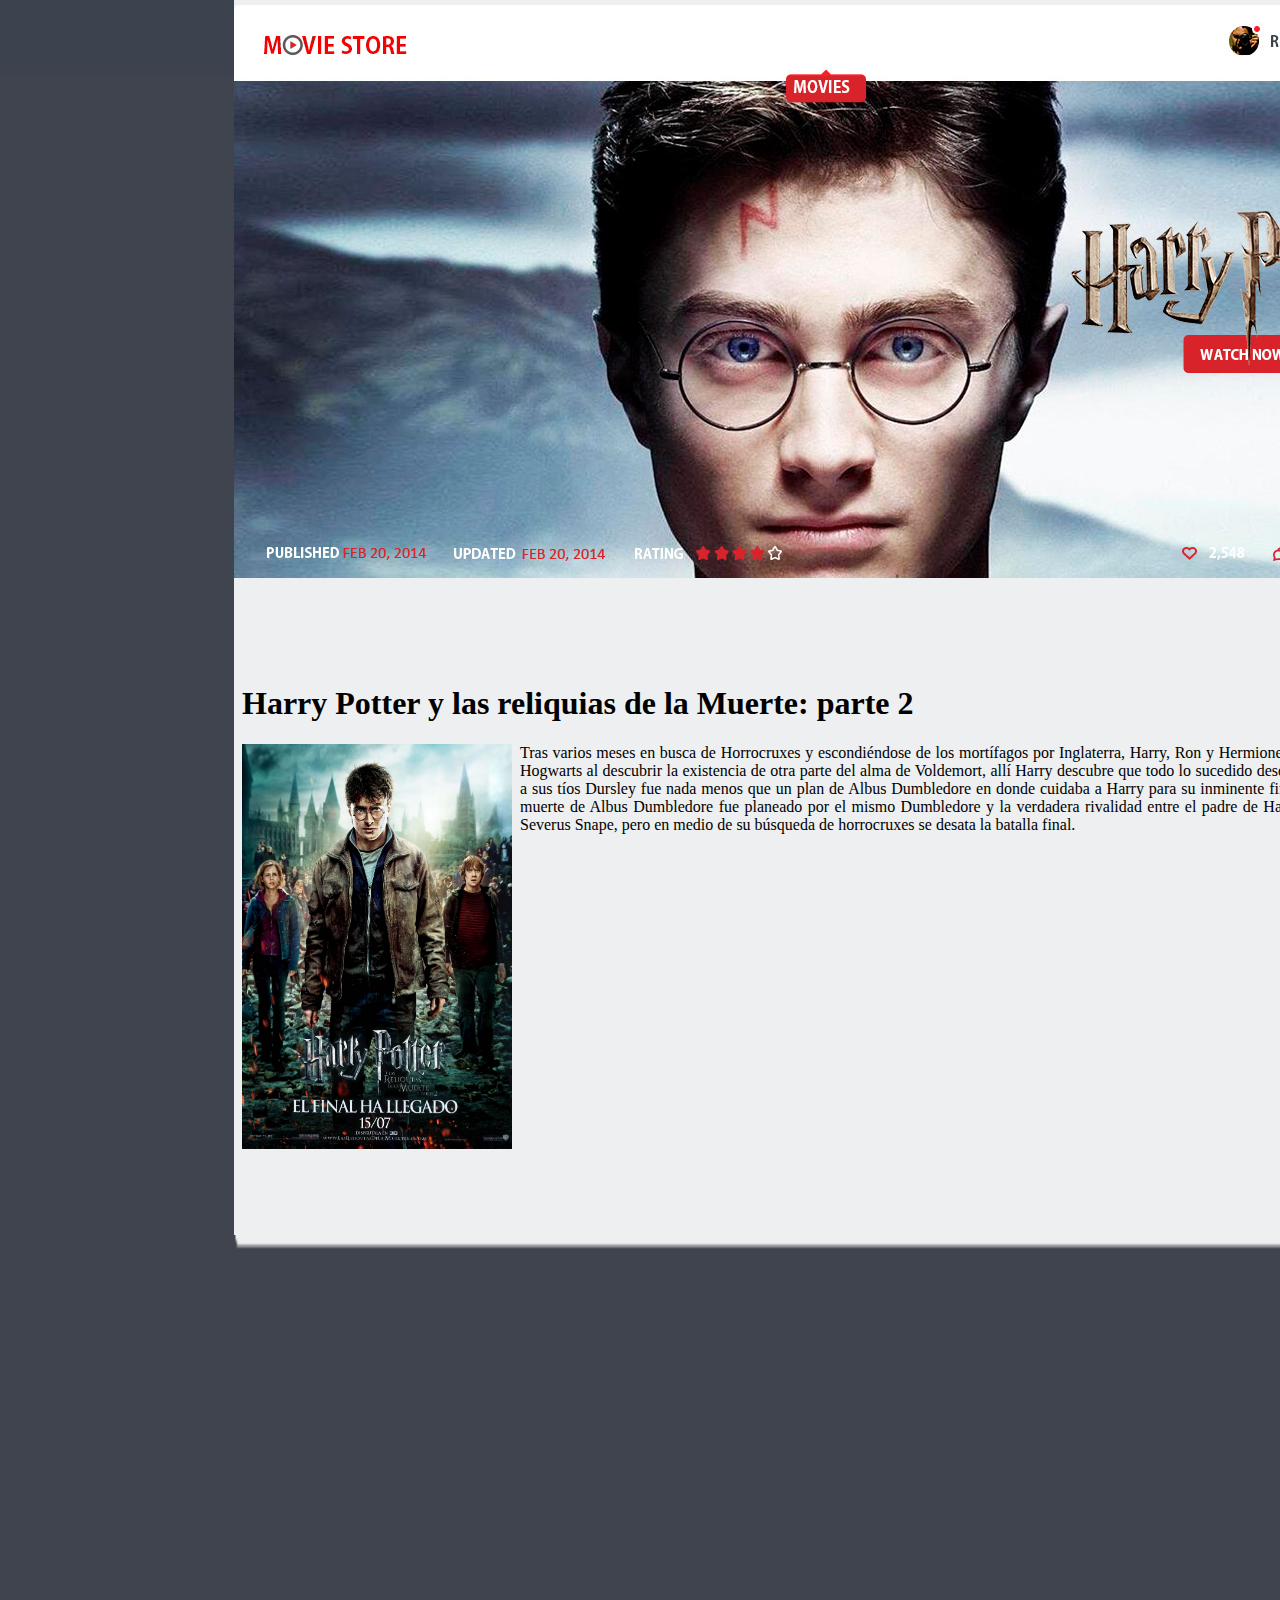
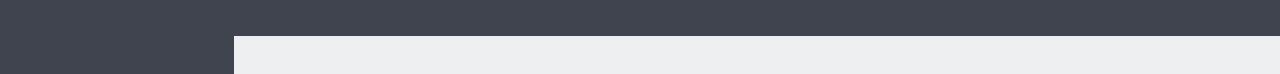
<file: pelicula8.html>
<html>
<head>
<meta http-equiv="Content-Type" content="text/html; charset=utf-8">
<link href="estilo.css" rel="stylesheet" type="text/css">
<script type="text/javascript">
function MM_swapImgRestore() { //v3.0
  var i,x,a=document.MM_sr; for(i=0;a&&i<a.length&&(x=a[i])&&x.oSrc;i++) x.src=x.oSrc;
}
function MM_preloadImages() { //v3.0
  var d=document; if(d.images){ if(!d.MM_p) d.MM_p=new Array();
    var i,j=d.MM_p.length,a=MM_preloadImages.arguments; for(i=0; i<a.length; i++)
    if (a[i].indexOf("#")!=0){ d.MM_p[j]=new Image; d.MM_p[j++].src=a[i];}}
}

function MM_findObj(n, d) { //v4.01
  var p,i,x;  if(!d) d=document; if((p=n.indexOf("?"))>0&&parent.frames.length) {
    d=parent.frames[n.substring(p+1)].document; n=n.substring(0,p);}
  if(!(x=d[n])&&d.all) x=d.all[n]; for (i=0;!x&&i<d.forms.length;i++) x=d.forms[i][n];
  for(i=0;!x&&d.layers&&i<d.layers.length;i++) x=MM_findObj(n,d.layers[i].document);
  if(!x && d.getElementById) x=d.getElementById(n); return x;
}

function MM_swapImage() { //v3.0
  var i,j=0,x,a=MM_swapImage.arguments; document.MM_sr=new Array; for(i=0;i<(a.length-2);i+=3)
   if ((x=MM_findObj(a[i]))!=null){document.MM_sr[j++]=x; if(!x.oSrc) x.oSrc=x.src; x.src=a[i+2];}
}
</script>
</head>
<body bgcolor="#3f444e" leftmargin="0" topmargin="0" marginwidth="0" marginheight="0" onLoad="MM_preloadImages('images/pelicula12_02a.png','images/pelicula12_01a.png')">
<!-- Save for Web Slices (movie_store.psd) -->
<table id="Tabla_01" width="1682" height="1674" border="0" cellpadding="0" cellspacing="0">
	<tr>
		<td colspan="3"><a href="index.html" onMouseOut="MM_swapImgRestore()" onMouseOver="MM_swapImage('Image','','images/pelicula12_01a.png',1)"><img src="images/pelicula12_01.jpg" alt="" width="1682" height="76" id="Image"></a></td>
	</tr>
	<tr>
		<td colspan="3"><a href="https://www.youtube.com/watch?v=9hXH0Ackz6w" target="new" onMouseOver="MM_swapImage('Image6','','images/pelicula12_02a.png',1)" onMouseOut="MM_swapImgRestore()"><img src="images/pelicula12_02.jpg" alt="" width="1682" height="502" id="Image6"></a></td>
	</tr>
	<tr>
		<td rowspan="2">
			<img src="images/pelicula12_03.png" width="234" height="1096" alt=""></td>
		<td bgcolor="#FFFFFF"><h1>&nbsp;</h1>
		 <h1>Harry Potter y las reliquias de la Muerte: parte 2</h1>
  <p><img src="images/8.jpg" width="270" height="405" alt=""/>Tras varios meses en busca de Horrocruxes y escondiéndose de los mortífagos por Inglaterra, Harry, Ron y Hermione regresan al Colegio Hogwarts al descubrir la existencia de otra parte del alma de Voldemort, allí Harry descubre que todo lo sucedido desde que fue entregado a sus tíos Dursley fue nada menos que un plan de Albus Dumbledore en donde cuidaba a Harry para su inminente final pensado y que la muerte de Albus Dumbledore fue planeado por el mismo Dumbledore y la verdadera rivalidad entre el padre de Harry (James Potter) y Severus Snape, pero en medio de su búsqueda de horrocruxes se desata la batalla final.</p>
	    </td>
<td rowspan="2">
	<img src="images/pelicula12_05.png" width="254" height="1096" alt=""></td>
</tr>
<tr>
 <td>
<img src="images/pelicula12_06.png" width="1194" height="401" alt="">
 </td>
</tr>
</table>
<!-- End Save for Web Slices -->
</body>
</html>
</file>
<file: estilo.css>
#content p {
    padding-left: 15px;
    padding-right: 15px;
    text-align: justify;
    margin-right: 15px;
    max-width: 1194px;
    color: #FFFFFF;
}
#content h1 {
    text-align: left;
    padding-left: 15px;
    color: #FFFFFF;
}
#content img {
    float: left;
}

#content a #Image1 {
    text-align: center;
    width: auto;
}
#content {
    border-width: medium;
    background-color: #181818;
}
#content img {
    position: static;
    display: run-in;
    padding-right: 15px;
}
#Tabla_01 {
    background-color: #3F444E;
}
tr td table {
    background-color: #3F444E;
}
tr td p {
    text-align: justify;
    padding-left: 8px;
    padding-right: 15px;
}
#Tabla_01 tr td {
    background-color: #F8F8F8;
    background-image: url(images/pelicula1_09.png);
}
#Tabla_01 tr {
    background-color: #3E444E;
}
td p img {
    float: left;
    padding-right: 8px;
}
tr td h1 {
    padding-left: 8px;
    padding-right: 8px;
}
</file>
